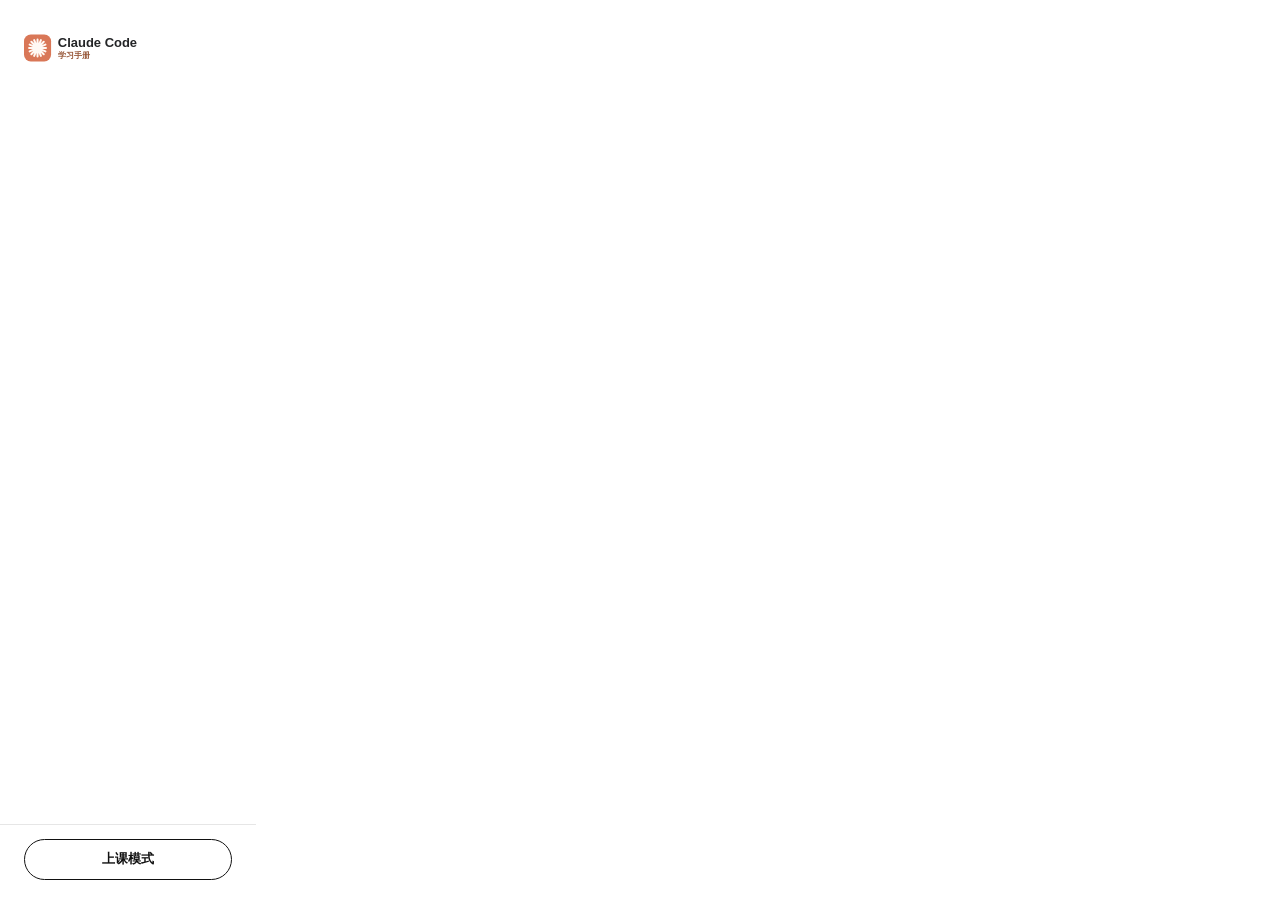
<file: index.html>
<!DOCTYPE html>
<html lang="zh-CN">
<head>
<meta charset="UTF-8">
<meta http-equiv="refresh" content="0; url=web/">
<title>Claude Code 学习手册 · Agent Harness 课程</title>
</head>
<body><a href="web/">打开课程网页</a></body>
</html>
</file>
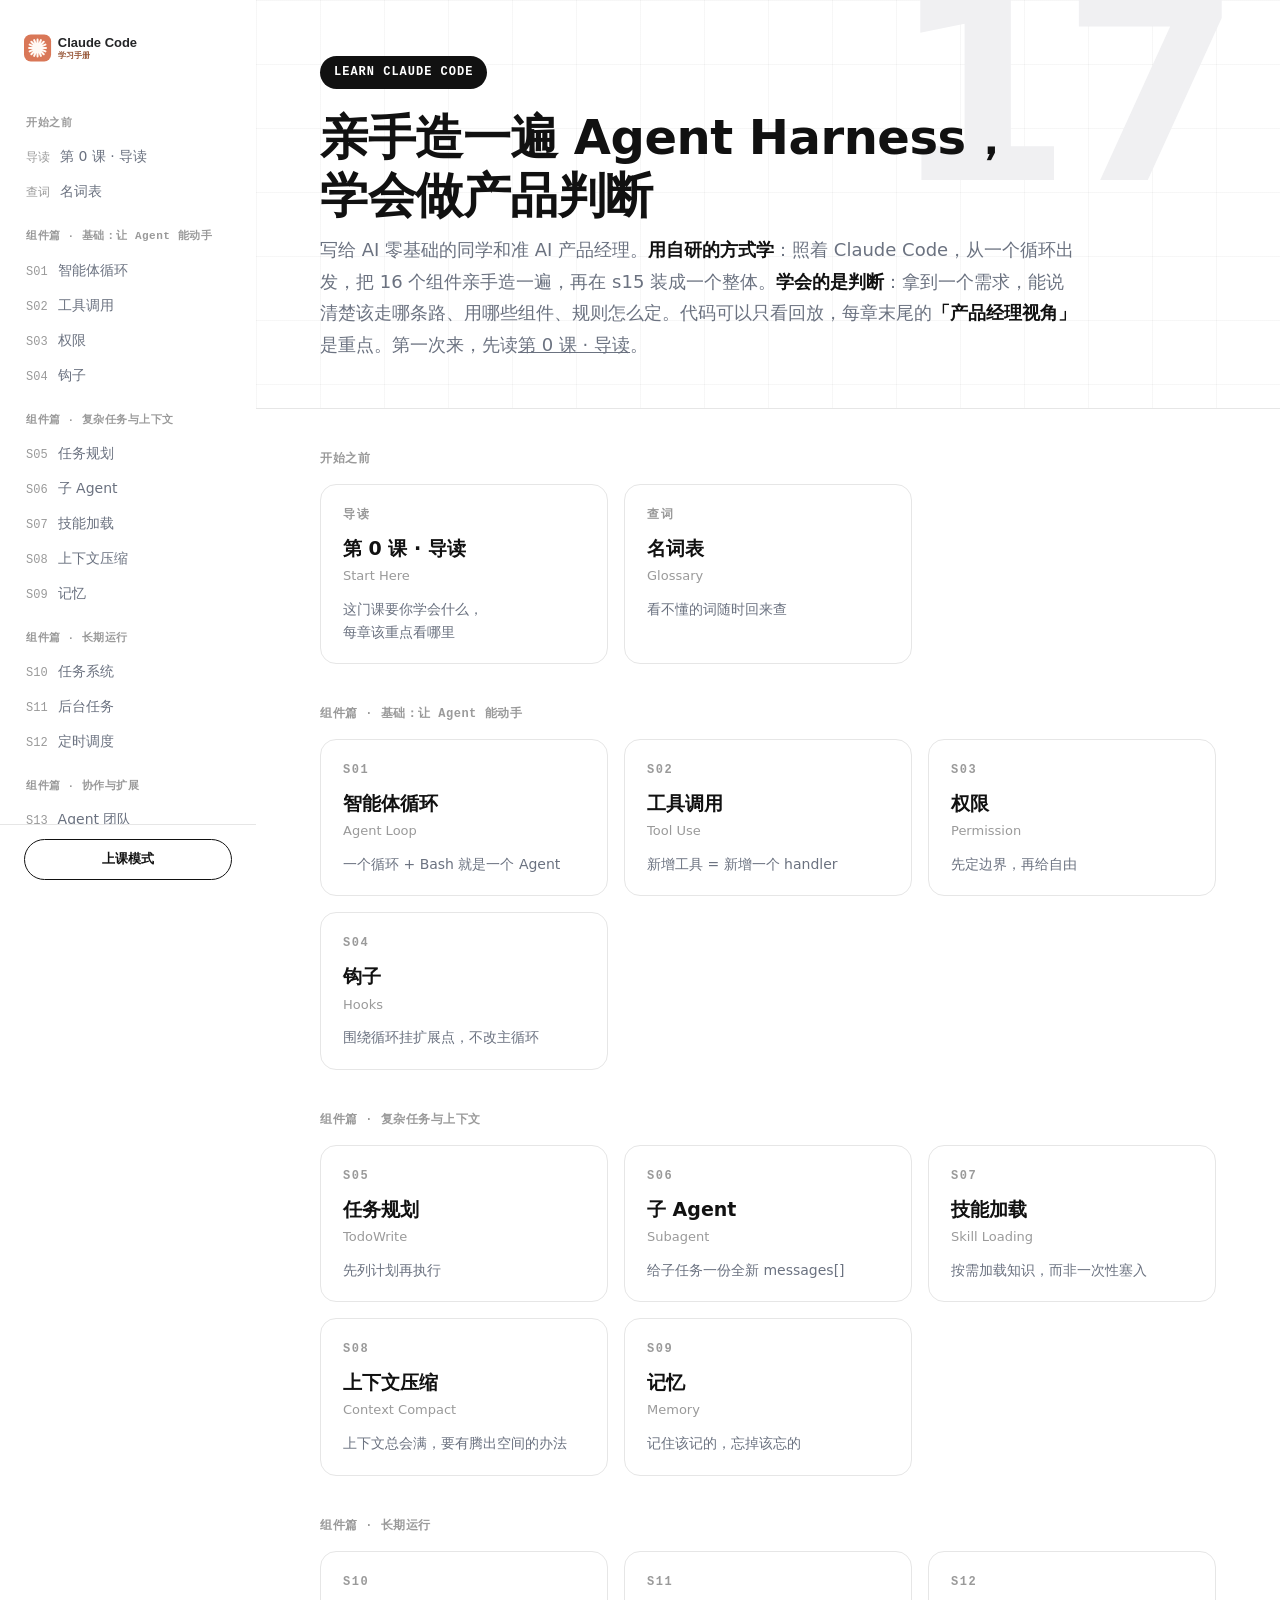
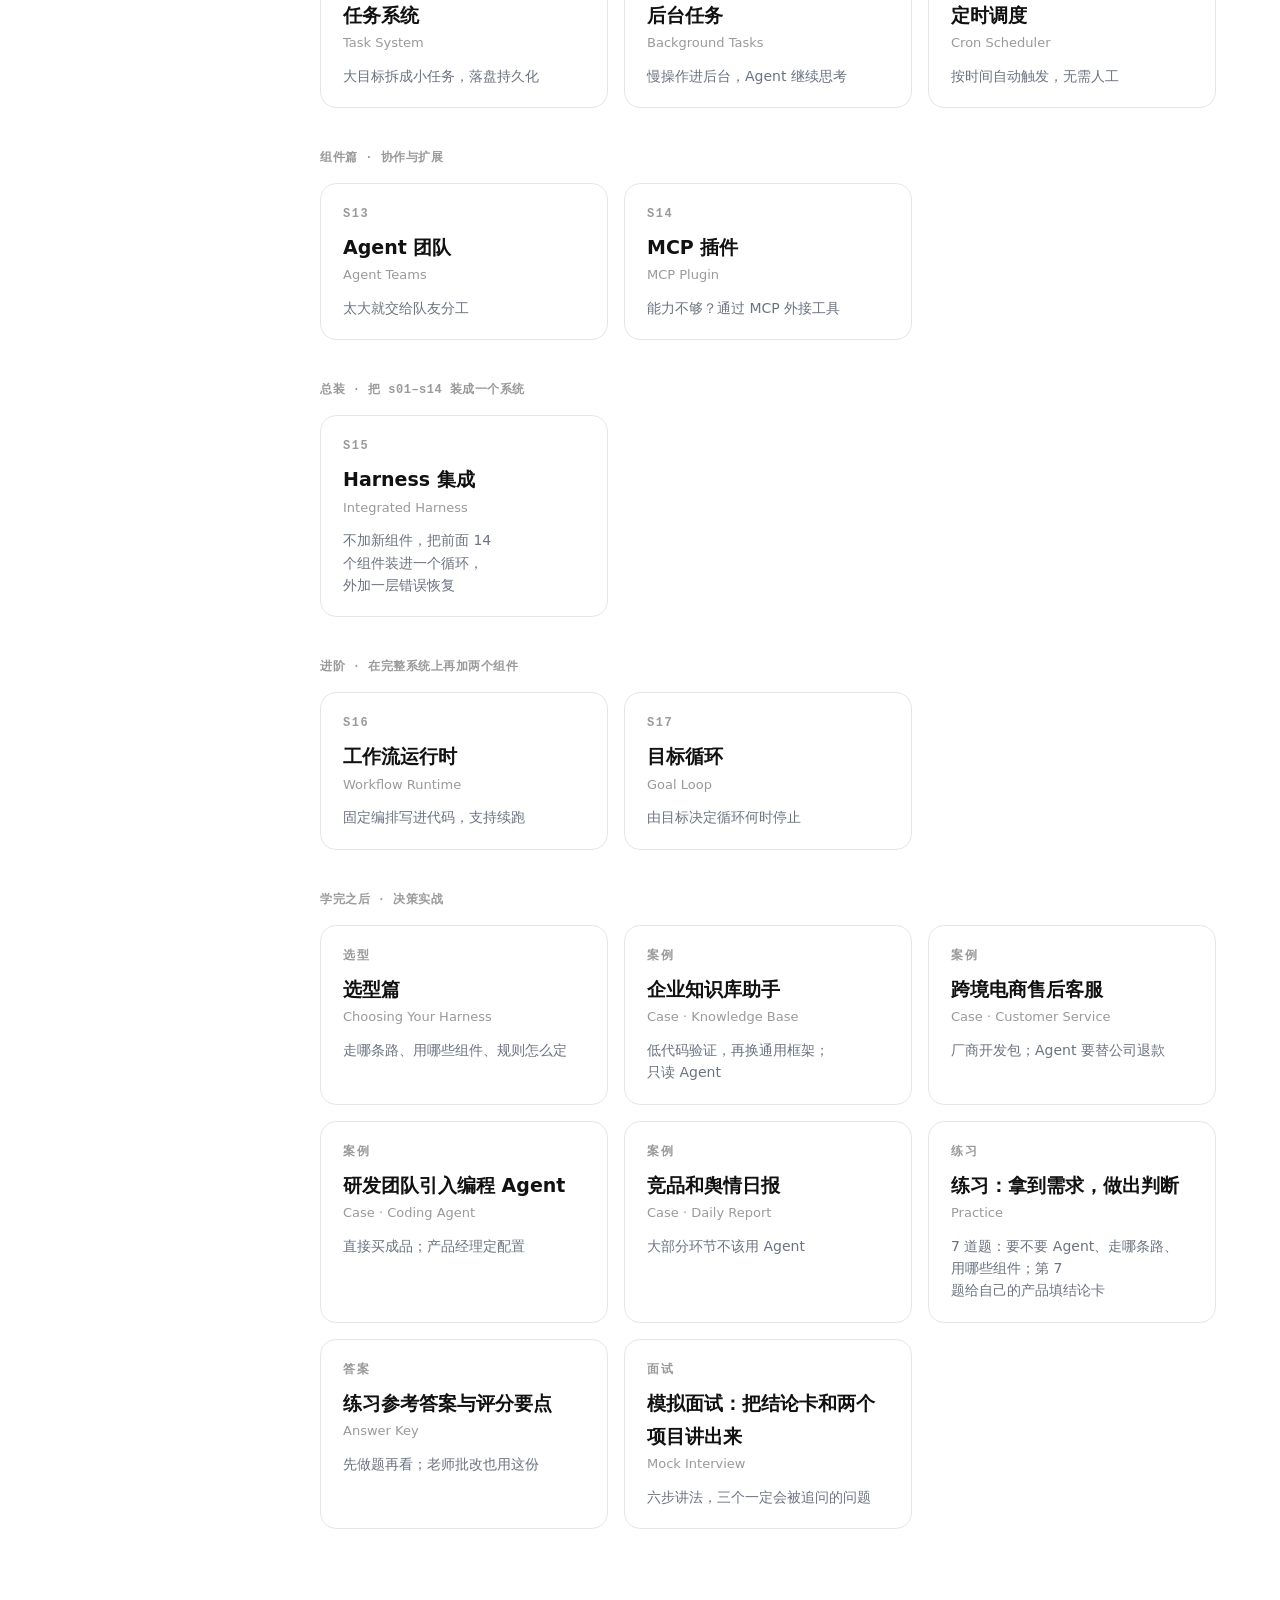
<file: web/index.html>
<!DOCTYPE html>
<html lang="zh-CN">
<head>
<meta charset="UTF-8">
<meta name="viewport" content="width=device-width, initial-scale=1.0">
<title>Claude Code 学习手册 · Agent Harness 课程</title>
<link rel="icon" href="assets/logo.svg">
<link rel="stylesheet" href="vendor/github.min.css">
<link rel="stylesheet" href="style.css">
</head>
<body>
<header class="topbar">
  <button class="menu-btn" id="menuBtn" aria-label="打开目录">☰</button>
  <a class="topbar-title" href="#/">Agent Harness 课程</a>
  <button class="teach-toggle" data-teach type="button" aria-pressed="false">上课模式</button>
</header>

<aside class="sidebar" id="sidebar">
  <a class="brand" href="#/" aria-label="课程首页"><img src="assets/logo.svg" alt="课程 Logo"></a>
  <nav class="toc" id="toc" aria-label="课程目录"></nav>
  <div class="sidebar-foot"><button class="teach-toggle" data-teach type="button" aria-pressed="false">上课模式</button></div>
</aside>
<div class="scrim" id="scrim"></div>

<main class="main" id="main" tabindex="-1"></main>

<!-- 上课模式的底部翻页条；开关在侧栏底部和顶栏右侧 -->
<nav class="slidebar" id="slidebar" aria-label="上课翻页" hidden></nav>

<script src="vendor/marked.min.js"></script>
<script src="vendor/highlight.min.js"></script>
<script src="vendor/diff.min.js"></script>
<script src="lessons.js"></script>
<script src="trace-view.js"></script>
<script src="chat.js"></script>
<script src="story.js"></script>
<script src="viz.js"></script>
<script src="live.js"></script>
<script src="app.js"></script>
</body>
</html>
</file>
<file: web/style.css>
/* 课程阅读页：白底、黑灰文字，与项目封面一致的暖橙色强调。 */
:root {
  --bg: #ffffff;
  --bg-soft: #f7f7f8;
  --border: #e6e6e6;
  --grid: rgba(17, 17, 17, 0.035);
  --text: #111111;
  --text-secondary: #6b7280;
  --text-meta: #9a9a9a;
  --text-faint: #f0f0f2;
  --accent: #d97757;
  --accent-soft: #fff1e7;
  --accent-ink: #975637;
  --warn: #d93025;
  --warn-soft: #fdecea;
  --radius: 16px;
  --sidebar-w: 256px;
  --font: Inter, "PingFang SC", "Microsoft YaHei", system-ui, -apple-system, sans-serif;
  --mono: "JetBrains Mono", ui-monospace, "SF Mono", Menlo, Consolas, monospace;
}

* { box-sizing: border-box; margin: 0; padding: 0; }
[hidden] { display: none !important; }
html { scroll-behavior: smooth; }
body {
  background: var(--bg);
  color: var(--text);
  font-family: var(--font);
  font-size: 16px;
  line-height: 1.75;
  -webkit-font-smoothing: antialiased;
}
a { color: inherit; }
button { font: inherit; color: inherit; }

/* ===== 侧栏 ===== */
.sidebar {
  position: fixed; left: 0; top: 0; bottom: 0;
  width: var(--sidebar-w);
  background: var(--bg);
  display: flex; flex-direction: column;
  z-index: 20;
}
.brand { height: 96px; display: flex; align-items: center; padding: 0 24px; flex-shrink: 0; }
.brand img { height: 36px; width: auto; display: block; }
.toc { flex: 1; overflow-y: auto; padding: 0 12px 32px; scrollbar-width: thin; }
.toc-stage {
  font-family: var(--mono);
  font-size: 11px; font-weight: 600;
  letter-spacing: .5px;
  color: var(--text-meta);
  padding: 18px 14px 6px;
}
.toc-item {
  display: flex; gap: 10px; align-items: baseline;
  width: 100%;
  padding: 7px 14px;
  border-radius: 8px;
  text-decoration: none;
  font-size: 14px; line-height: 1.5;
  color: var(--text-secondary);
  transition: background .15s, color .15s;
}
.toc-item .num { font-family: var(--mono); font-size: 12px; color: var(--text-meta); white-space: nowrap; flex-shrink: 0; }
.toc-item:hover { background: var(--bg-soft); color: var(--text); }
.toc-item.active { background: var(--text); color: #fff; }
.toc-item.active .num { color: var(--accent); }
.toc-sub { margin: 4px 0 8px 22px; border-left: 1px solid var(--border); }
.toc-sub a {
  display: block;
  padding: 4px 10px 4px 14px;
  margin-left: -1px;
  border-left: 2px solid transparent;
  font-size: 13px; line-height: 1.5;
  color: var(--text-secondary);
  text-decoration: none;
}
.toc-sub a:hover { color: var(--text); }
.toc-sub a.active { color: var(--text); border-left-color: var(--accent); font-weight: 600; }

/* ===== 主区 ===== */
.main { margin-left: var(--sidebar-w); min-height: 100vh; outline: none; }

.hero {
  position: relative;
  overflow: hidden;
  padding: 56px 64px 0;
  background-image:
    linear-gradient(to right, var(--grid) 1px, transparent 1px),
    linear-gradient(to bottom, var(--grid) 1px, transparent 1px);
  background-size: 64px 64px;
  border-bottom: 1px solid var(--border);
}
.hero-watermark {
  position: absolute; right: 48px; top: -40px;
  font-size: 260px; font-weight: 700; line-height: 1;
  letter-spacing: -0.04em;
  color: var(--text-faint);
  user-select: none; pointer-events: none;
}
.hero > *:not(.hero-watermark) { position: relative; }
.pill {
  display: inline-block;
  font-family: var(--mono);
  font-size: 12px; font-weight: 600; letter-spacing: 1px;
  color: #fff; background: var(--text);
  padding: 6px 14px; border-radius: 999px;
}
.hero h1 { font-size: 40px; line-height: 1.2; letter-spacing: -0.01em; margin: 20px 0 10px; max-width: 900px; text-wrap: balance; word-break: keep-all; overflow-wrap: anywhere; }
.hero .en { font-size: 16px; color: var(--text-secondary); }
.hero .en b { color: var(--text); }

.tabs { display: flex; gap: 4px; margin-top: 32px; }
.tab {
  border: 0; background: transparent; cursor: pointer;
  padding: 10px 18px 12px;
  font-size: 15px; font-weight: 600;
  color: var(--text-secondary);
  border-bottom: 3px solid transparent;
  text-decoration: none;
}
.tab:hover { color: var(--text); }
.tab.active { color: var(--text); border-bottom-color: var(--accent); }
.tab small { font-weight: 400; color: var(--text-meta); margin-left: 4px; }

.panel { padding: 40px 64px 96px; }
.loading, .error { color: var(--text-secondary); padding: 40px 0; }
.error { color: var(--warn); }

/* ===== 讲解（README） ===== */
.prose { max-width: 860px; }
.prose h2 {
  font-size: 26px; line-height: 1.3;
  margin: 56px 0 16px;
  scroll-margin-top: 24px;
}
.prose h2:first-child { margin-top: 0; }
.prose h3 { font-size: 19px; margin: 32px 0 10px; scroll-margin-top: 24px; }
.prose h4 { font-size: 16px; margin: 24px 0 8px; }
.prose p { margin: 12px 0; color: #2b2b2b; text-wrap: pretty; }
.prose strong { color: var(--text); }
.prose ul, .prose ol { margin: 12px 0 12px 24px; }
.prose li { margin: 4px 0; text-wrap: pretty; }
.prose h2, .prose h3, .prose h4 { text-wrap: balance; }
.prose p code, .prose li code, .prose td code { overflow-wrap: anywhere; }
.prose p a, .prose li a { overflow-wrap: anywhere; }
.prose a { color: var(--text); text-decoration-color: var(--accent); text-decoration-thickness: 2px; text-underline-offset: 3px; }
.prose hr { border: 0; height: 1px; background: var(--border); margin: 40px 0; }
.prose blockquote {
  margin: 20px 0; padding: 4px 0 4px 20px;
  border-left: 3px solid var(--accent);
  color: var(--text-secondary);
}
.prose blockquote p { color: var(--text-secondary); margin: 6px 0; }
.prose code {
  font-family: var(--mono); font-size: .88em;
  background: var(--bg-soft); padding: 2px 6px; border-radius: 6px;
}
.prose pre {
  margin: 16px 0;
  background: var(--bg-soft);
  border-radius: 12px;
  padding: 16px 20px;
  overflow-x: auto;
  font-size: 13.5px; line-height: 1.65;
}
.prose pre code { background: none; padding: 0; font-size: inherit; }
.prose img {
  display: block; max-width: 100%; height: auto;
  margin: 24px 0;
  border-radius: 10px;
  border: 1px solid var(--border);
}
/* 表格：外框负责横向滑动，表格本身占满正文宽度；滑不到头的一侧显示阴影 */
.table-box { position: relative; margin: 20px 0; }
.table-wrap { overflow-x: auto; -webkit-overflow-scrolling: touch; scrollbar-width: thin; }
.table-box::before, .table-box::after {
  content: ""; position: absolute; top: 0; bottom: 0; width: 18px;
  pointer-events: none; opacity: 0; transition: opacity .15s; z-index: 1;
}
.table-box::before { left: 0; background: linear-gradient(to right, rgba(0,0,0,.10), transparent); }
.table-box::after { right: 0; background: linear-gradient(to left, rgba(0,0,0,.10), transparent); }
.table-box.more-left::before, .table-box.more-right::after { opacity: 1; }
.prose table { border-collapse: collapse; margin: 0; font-size: 14.5px; width: 100%; }
.prose table.aligned { table-layout: fixed; } /* 同一页表头相同的表，列宽统一 */
.prose th, .prose td {
  border-bottom: 1px solid var(--border); padding: 10px 14px;
  text-align: left; vertical-align: top;
  overflow-wrap: anywhere; text-wrap: pretty;
}
/* 第一列都是短标签时不折行；4 列以上的表每列留出最小宽度，放不下就横向滑动 */
.prose table.key-first td:first-child { white-space: nowrap; }
.prose table[data-cols="4"] :is(th, td), .prose table[data-cols="many"] :is(th, td) { min-width: 7.5em; }
.prose table[data-cols="4"] :is(th, td):first-child, .prose table[data-cols="many"] :is(th, td):first-child { min-width: 5em; }
.prose th { font-weight: 600; background: var(--bg-soft); white-space: nowrap; }

.pager { display: flex; justify-content: space-between; gap: 16px; margin-top: 64px; max-width: 860px; }
.pager a {
  flex: 1; text-decoration: none;
  border: 1px solid var(--border); border-radius: var(--radius);
  padding: 16px 20px;
  transition: border-color .15s;
}
.pager a:hover { border-color: var(--text); }
.pager .dir { font-size: 12px; color: var(--text-meta); font-family: var(--mono); letter-spacing: 1px; }
.pager .t { font-weight: 600; margin-top: 2px; }
.pager .next { text-align: right; }


/* 每章末尾的「产品经理视角」：浅绿底色的独立块 */
.pm-view {
  margin: 56px 0 0; padding: 28px 32px 20px;
  background: var(--accent-soft);
  border: 1px solid #c4f3d6; border-radius: var(--radius);
}
.pm-view h2 { margin-top: 0; display: flex; align-items: center; gap: 10px; }
.pm-view h2::before {
  content: "PM"; font: 700 12px/1 var(--mono); letter-spacing: 1px;
  color: #fff; background: var(--text); padding: 5px 8px; border-radius: 6px;
}
.pm-view h3 { font-size: 17px; margin-top: 26px; }
.pm-view td { background: #fff; }
.pm-view td:first-child { font-weight: 600; }
.pm-view blockquote { border-left-color: var(--text); }
.pm-view blockquote p { color: var(--text); font-size: 16.5px; }
/* 每章开头的「本章要学会的判断」：和章末同色系，带「目标」标记 */
.pm-brief {
  margin: 0; padding: 22px 32px 10px;
  background: var(--accent-soft);
  border: 1px solid #c4f3d6; border-radius: var(--radius);
}
.pm-brief h2 { margin-top: 0; font-size: 20px; display: flex; align-items: center; gap: 10px; }
.pm-brief h2::before {
  content: "目标"; font: 700 12px/1 var(--mono); letter-spacing: 1px;
  color: #fff; background: var(--text); padding: 5px 8px; border-radius: 6px;
}
.pm-brief blockquote { border-left-color: var(--text); }
@media (max-width: 640px) {
  .pm-view { padding: 20px 16px 12px; margin-left: -4px; margin-right: -4px; }
  .pm-brief { padding: 18px 16px 6px; margin-left: -4px; margin-right: -4px; }
}

/* ===== 代码对比 ===== */
.code-toolbar {
  display: flex; flex-wrap: wrap; align-items: center; gap: 12px 24px;
  margin-bottom: 16px;
  font-size: 14px; color: var(--text-secondary);
}
.code-toolbar label { display: inline-flex; align-items: center; gap: 8px; min-width: 0; max-width: 100%; }
/* 去掉各平台不一致的原生箭头，换成自绘的 chevron：固定在右侧 12px、垂直居中 */
.code-toolbar select {
  appearance: none; -webkit-appearance: none;
  height: 38px; min-width: 0; max-width: 100%;
  padding: 0 36px 0 12px;
  font: inherit; line-height: 36px; color: var(--text);
  border: 1px solid var(--border); border-radius: 10px; cursor: pointer;
  text-overflow: ellipsis; white-space: nowrap; overflow: hidden;
  background: #fff url("data:image/svg+xml,%3Csvg xmlns='http://www.w3.org/2000/svg' width='12' height='12' viewBox='0 0 12 12'%3E%3Cpath d='M2.5 4.5 6 8l3.5-3.5' fill='none' stroke='%23111' stroke-width='1.6' stroke-linecap='round' stroke-linejoin='round'/%3E%3C/svg%3E") no-repeat right 12px center / 12px 12px;
  transition: border-color .2s;
}
.code-toolbar select:hover { border-color: var(--text); }
.code-toolbar select:focus-visible { outline: 2px solid var(--accent); outline-offset: 2px; }
.code-toolbar select:disabled {
  cursor: not-allowed; color: var(--text-meta); border-color: var(--border);
  background-color: var(--bg-soft);
  background-image: url("data:image/svg+xml,%3Csvg xmlns='http://www.w3.org/2000/svg' width='12' height='12' viewBox='0 0 12 12'%3E%3Cpath d='M2.5 4.5 6 8l3.5-3.5' fill='none' stroke='%23bbb' stroke-width='1.6' stroke-linecap='round' stroke-linejoin='round'/%3E%3C/svg%3E");
}
.seg { display: inline-flex; align-items: center; height: 38px; border: 1px solid var(--border); border-radius: 999px; padding: 3px; }
@media (max-width: 640px) {
  .code-toolbar label { flex: 1 1 100%; }
  .code-toolbar select { flex: 1; }
}
.seg button { border: 0; background: transparent; padding: 4px 14px; border-radius: 999px; cursor: pointer; font-size: 13px; color: var(--text-secondary); }
.seg button.on { background: var(--text); color: #fff; }
.stat-add { color: var(--accent-ink); font-weight: 600; font-family: var(--mono); }
.stat-del { color: var(--warn); font-weight: 600; font-family: var(--mono); }
.code-note { font-size: 14px; color: var(--text-secondary); margin-bottom: 16px; max-width: 860px; }
.legend { display: inline-flex; align-items: center; gap: 6px; }
.legend i { width: 12px; height: 12px; border-radius: 3px; display: inline-block; }
.legend .a { background: var(--accent-soft); border-left: 3px solid var(--accent); }
.legend .d { background: var(--warn-soft); border-left: 3px solid var(--warn); }

.code-view {
  border: 1px solid var(--border);
  border-radius: 12px;
  overflow: auto;
  font-family: var(--mono);
  font-size: 13px; line-height: 1.6;
  background: #fff;
}
.code-view table { border-collapse: collapse; width: 100%; }
.code-view td { padding: 0 12px; vertical-align: top; white-space: pre; }
.code-view td.ln {
  width: 1%; text-align: right;
  color: var(--text-meta); user-select: none;
  padding-left: 16px; padding-right: 8px;
  border-right: 1px solid var(--border);
}
.code-view td.mk { width: 1%; padding: 0 0 0 8px; user-select: none; color: var(--text-meta); }
.code-view tr.add { background: var(--accent-soft); }
.code-view tr.add td.ln { box-shadow: inset 3px 0 0 var(--accent); color: var(--accent-ink); }
.code-view tr.add td.mk { color: var(--accent-ink); }
.code-view tr.del { background: var(--warn-soft); }
.code-view tr.del td.ln { box-shadow: inset 3px 0 0 var(--warn); }
.code-view tr.del td.mk { color: var(--warn); }
.code-view tr.del td.src { opacity: .65; }
.code-view tr.fold td {
  background: var(--bg-soft); color: var(--text-secondary);
  font-family: var(--font); font-size: 12.5px;
  padding: 6px 16px; cursor: pointer; white-space: normal;
}
.code-view tr.fold:hover td { color: var(--text); }
.code-view tr:first-child td { padding-top: 10px; }
.code-view tr:last-child td { padding-bottom: 10px; }

/* ===== 运行记录（「运行」页） ===== */
.rp-grid { display: grid; grid-template-columns: minmax(0, 1fr) minmax(280px, 400px); gap: 20px; align-items: start; }
.rp-step, .rp-ctx { border: 1px solid var(--border); border-radius: var(--radius); padding: 20px 22px; background: #fff; min-width: 0; }
.rp-step { min-height: 360px; }
.rp-step.llm { border-color: var(--accent); box-shadow: inset 4px 0 0 var(--accent); }
.rp-step.approval { border-color: var(--warn); box-shadow: inset 4px 0 0 var(--warn); }
.card-k, .ctx-k { font-family: var(--mono); font-size: 12px; font-weight: 600; letter-spacing: .5px; color: var(--text-meta); margin-bottom: 12px; }
.ctx-k small { font-weight: 400; margin-left: 6px; }
.rp-user { font-size: 20px; line-height: 1.6; font-weight: 600; padding: 8px 0 8px 16px; border-left: 3px solid var(--text); }
.rp-answer { display: inline-block; margin-top: 12px; padding: 6px 14px; border-radius: 999px; font-weight: 600; }
.rp-answer.no { background: var(--warn-soft); color: var(--warn); }
.rp-answer.yes { background: var(--accent-soft); color: var(--accent-ink); }
.rp-step code, .rp-req code { font-family: var(--mono); font-size: .9em; background: var(--bg-soft); padding: 1px 6px; border-radius: 5px; }
.rp-term {
  background: #111; color: #e5e5e5; border-radius: 10px;
  padding: 14px 16px; font-family: var(--mono); font-size: 12.5px; line-height: 1.6;
  white-space: pre-wrap; word-break: break-word; max-height: 460px; overflow: auto;
}
.rp-req { display: flex; flex-wrap: wrap; gap: 6px 18px; font-size: 13.5px; color: var(--text-secondary); padding-bottom: 12px; border-bottom: 1px solid var(--border); }
.rp-req b { color: var(--text); }
.rp-tools summary { cursor: pointer; }
.rp-tools code { display: block; margin-top: 6px; white-space: normal; line-height: 1.8; }
.rp-warn { margin-top: 12px; padding: 10px 14px; border-radius: 10px; background: var(--warn-soft); color: #8a1c14; font-size: 14px; }
.rp-resp-k { font-size: 13px; font-weight: 600; margin: 16px 0 8px; }
.rp-text { white-space: pre-wrap; line-height: 1.7; margin-bottom: 10px; }
.rp-tool { border: 1px solid var(--border); border-radius: 10px; margin: 10px 0; overflow: hidden; }
.rp-tool .nm { background: var(--bg-soft); padding: 8px 12px; font-weight: 600; font-size: 14px; }
.rp-tool pre, .rp-think pre { margin: 0; padding: 10px 12px; font-family: var(--mono); font-size: 12.5px; white-space: pre-wrap; word-break: break-word; max-height: 280px; overflow: auto; }
.rp-think summary { cursor: pointer; color: var(--text-secondary); font-size: 13px; }
.rp-stop { margin-top: 14px; font-size: 14px; color: var(--text-secondary); }
.badge { display: inline-block; font-family: var(--mono); font-size: 12px; font-weight: 600; padding: 2px 10px; border-radius: 999px; margin-right: 6px; }
.badge.go { background: var(--text); color: #fff; }
.badge.end { background: var(--accent-soft); color: var(--accent-ink); }
.rp-usage { margin-top: 10px; font-size: 12.5px; color: var(--text-meta); font-family: var(--mono); }

.rp-ctx { position: sticky; top: 16px; max-height: calc(100vh - 32px); display: flex; flex-direction: column; }
.ctx-tip { font-size: 12.5px; color: var(--text-meta); margin: -6px 0 10px; }
.ctx-list { overflow: auto; display: flex; flex-direction: column; gap: 6px; }
.msg { border: 1px solid var(--border); border-radius: 10px; font-size: 13px; background: #fff; }
.msg summary { display: flex; gap: 8px; align-items: baseline; padding: 7px 10px; cursor: pointer; list-style: none; min-width: 0; }
.msg summary::-webkit-details-marker { display: none; }
.msg .idx { font-family: var(--mono); font-size: 11px; color: var(--text-meta); width: 18px; flex-shrink: 0; }
.msg .role { font-weight: 600; flex-shrink: 0; }
.msg .pv { color: var(--text-secondary); overflow: hidden; text-overflow: ellipsis; white-space: nowrap; min-width: 0; }
.msg.assistant { background: var(--bg-soft); }
.msg.new { border-color: var(--accent); background: var(--accent-soft); }
.msg pre { margin: 0; padding: 8px 10px 10px; border-top: 1px solid var(--border); font-family: var(--mono); font-size: 12px; white-space: pre-wrap; word-break: break-word; max-height: 320px; overflow: auto; }

@media (max-width: 960px) {
  .rp-grid { grid-template-columns: 1fr; }
  .rp-ctx { position: static; max-height: none; }
  .rp-step { min-height: 0; padding: 16px; }
}

/* ===== 回放 · 机制动画 ===== */
/* 图形样式参考 React Flow（xyflow，MIT）：黑色细边框节点、灰色细连线、实心箭头；
   当前步骤的连线变成流动虚线并有圆点沿线移动。配色沿用课件的黑白绿。 */
.vz { border: 1px solid #e5e7eb; border-radius: 16px; overflow: hidden; background: #fff; box-shadow: 0 1px 2px rgba(15, 23, 42, .04), 0 12px 32px rgba(15, 23, 42, .05); }
.vz-head { display: flex; align-items: center; gap: 10px; padding: 11px 18px; background: #111; color: #fff; border-bottom: 3px solid var(--accent); }
.vz-id { font-family: var(--mono); font-size: 12px; font-weight: 700; color: #111; background: var(--accent); padding: 1px 8px; border-radius: 6px; }
.vz-name { font-size: 15px; font-weight: 700; }
.vz-n { margin-left: auto; font-family: var(--mono); font-size: 12.5px; color: #a3a3a3; }
.vz-stage { background: #fff radial-gradient(#c4c4cc 0.9px, transparent 1.1px) 0 0 / 20px 20px; padding: 6px 10px; overflow-x: auto; border-bottom: 1px solid #eef0f3; }
.vz-svg { display: block; width: 100%; min-width: 600px; height: auto; font-family: var(--font); }

/* 按步切换：出现时淡入并轻轻上浮，被点到的元素变绿，其余变淡 */
.vz-svg [data-s], .vz-svg [data-hi], .vz-svg [data-xy], .vz-svg [data-sx] { transition: opacity .45s ease, transform .7s cubic-bezier(.4, 0, .2, 1); }
.vz-svg .off { opacity: 0 !important; pointer-events: none; }
.vz-svg.vz-init, .vz-svg.vz-init * { transition: none !important; }
.vz-svg .off:not([data-xy]):not([data-sx]) { transform: translateY(6px); }
.vz-svg.spot .vz-node:not(.hi):not(.keep), .vz-svg.spot .vz-row:not(.hi), .vz-svg.spot .vz-edge:not(.hi) { opacity: .45; }
.vz-svg text { paint-order: stroke; stroke-linejoin: round; }

.vz-node rect, .vz-node path { fill: #fff; stroke: #1a192b; stroke-width: 1; transition: fill .25s, stroke-width .2s; }
.vz-node.hi rect, .vz-node.hi path { fill: #ecfdf3; stroke: #111; stroke-width: 2; }
.vz-t { font-size: 14.5px; font-weight: 600; fill: #111; text-anchor: middle; }
.vz-sub { font-size: 11.5px; fill: #777; text-anchor: middle; }
.vz-node.hook rect { fill: #fffbeb; stroke-dasharray: 4 3; }
.vz-node.hook.hi rect { fill: #fef3c7; stroke-dasharray: none; }
.vz-node.end.hi rect { fill: #111; }
.vz-node.end.hi .vz-t { fill: #fff; }
.vz-node.end.hi .vz-sub { fill: #bbb; }

.vz-edge path { fill: none; }
.vz-edge .base { stroke: #b1b1b7; stroke-width: 1.5; marker-end: url(#vzArr); }
.vz-edge.hi .base { stroke: #111; stroke-dasharray: 5; marker-end: url(#vzArrOn); animation: vzDash .5s linear infinite; }
.vz-edge .dot { fill: #00c853; stroke: #fff; stroke-width: 1.5; opacity: 0; }
.vz-edge.hi .dot { opacity: 1; }
.vz-edge text { font-size: 12px; fill: #777; stroke: #fff; stroke-width: 4px; }
.vz-edge.hi text { fill: #111; font-weight: 700; }
@keyframes vzDash { from { stroke-dashoffset: 10; } }

.vz-panel rect { fill: #f4f4f5; fill-opacity: .85; stroke: #d4d4d8; stroke-width: 1; }
.vz-panel.hi rect { fill: #f0fdf4; fill-opacity: 1; stroke: #111; stroke-width: 1.5; }
.vz-ptitle { font-size: 12px; font-weight: 700; fill: #555; letter-spacing: .02em; }
.vz-gone rect { fill: #fafafa; stroke: #b1b1b7; stroke-dasharray: 6 4; }
.vz-gone text { font-size: 14px; fill: #94a3b8; }

.vz-chip .box { fill: #fff; stroke: #d4d4d8; stroke-width: 1; transition: fill .25s; }
.vz-chip.hi .box { fill: #ecfdf3; stroke: #111; stroke-width: 1.75; }
.vz-chip .pill { fill: #f1f5f9; }
.vz-role { font-size: 11.5px; font-weight: 700; fill: #475569; text-anchor: middle; }
.vz-ct { font-size: 13.5px; fill: #111; }
.r-user .pill { fill: #0f172a; } .r-user .vz-role { fill: #fff; }
.r-assistant .pill { fill: #dcfce7; } .r-assistant .vz-role { fill: #047a35; }
.r-fold .box { fill: #f8fafc; stroke-dasharray: 4 3; } .r-fold .pill { fill: #e2e8f0; } .r-fold .vz-ct, .r-fold .vz-role { fill: #94a3b8; }
.r-sum .pill { fill: #ede9fe; } .r-sum .vz-role { fill: #5b21b6; }
.r-note .pill { fill: #fef3c7; } .r-note .vz-role { fill: #92400e; }
.r-task .pill, .r-ask .pill { fill: #dbeafe; } .r-task .vz-role, .r-ask .vz-role { fill: #1e40af; }

.vz-badge rect { fill: #fff; stroke: #d4d4d8; }
.vz-badge:not(.b-plain) rect { stroke: none; }
.vz-badge text { font-size: 12px; font-weight: 700; text-anchor: middle; fill: #475569; }
.vz-badge.b-ok rect { fill: #dcfce7; } .vz-badge.b-ok text { fill: #047a35; }
.vz-badge.b-warn rect { fill: #fee2e2; } .vz-badge.b-warn text { fill: #b91c1c; }
.vz-badge.b-wait rect { fill: #fef3c7; } .vz-badge.b-wait text { fill: #92400e; }
.vz-badge.b-round rect { fill: #0f172a; } .vz-badge.b-round text { fill: #fff; }

.vz-row rect { fill: #fff; stroke: #d4d4d8; stroke-width: 1; transition: fill .25s; }
.vz-row.hi rect { fill: #ecfdf3; stroke: #111; stroke-width: 1.75; }
.vz-rk { font-family: var(--mono); font-size: 12.5px; font-weight: 700; fill: #111; }
.vz-rv { font-size: 12px; fill: #777; }
.vz-row.hi .vz-rv { fill: #047a35; font-weight: 700; }
.vz-tct { font-size: 14.5px; font-weight: 600; fill: #111; }

.vz-todo rect { fill: #fff; stroke: #d4d4d8; stroke-width: 1; }
.vz-todo .vz-tt { font-size: 14px; fill: #111; }
.vz-todo .vz-tst { font-size: 12px; font-weight: 600; fill: #94a3b8; }
.vz-todo.t-d rect { fill: #ecfdf3; stroke: #111; stroke-width: 1.75; }
.vz-todo.t-d .vz-tt { font-weight: 700; } .vz-todo.t-d .vz-tst { fill: #047a35; }
.vz-todo.t-c .vz-tt { fill: #94a3b8; text-decoration: line-through; }
.ic-p { fill: none; stroke: #cbd5e1; stroke-width: 2; }
.ic-d { fill: #fff; stroke: #00c853; stroke-width: 2; } .ic-dd { fill: #00c853; }
.ic-c { fill: #00c853; } .ic-ck { fill: none; stroke: #fff; stroke-width: 2.2; stroke-linecap: round; stroke-linejoin: round; }

.vz-lbl { font-size: 13px; font-weight: 600; fill: #64748b; }
.vz-note { font-size: 12px; fill: #94a3b8; }
.vz-empty { font-size: 14px; fill: #94a3b8; }
.vz-axis { font-size: 12px; fill: #94a3b8; font-family: var(--mono); }
.vz-mono { font-family: var(--mono); font-size: 12px; fill: #475569; }
.vz-mono.hi { fill: #047a35; font-weight: 700; }
.vz-log { font-family: var(--mono); font-size: 11.5px; fill: #64748b; }
.vz-log.hi { fill: #92400e; font-weight: 700; }
.vz-big { font-size: 28px; font-weight: 800; fill: #0f172a; }
.vz-clock { font-size: 34px; font-weight: 800; fill: #0f172a; font-family: var(--mono); }
.vz-done { font-size: 12.5px; font-weight: 700; fill: #047a35; }
.vz-slot { fill: #fff; stroke: #e2e8f0; stroke-width: 2; }
.vz-slot.on { fill: #f59e0b; stroke: #d97706; }
.vz-meter { fill: #e2e8f0; }
.vz-limit { stroke: #dc2626; stroke-width: 2; stroke-dasharray: 4 3; }
.vz-lane rect { fill: #f4f4f5; fill-opacity: .85; stroke: #d4d4d8; stroke-width: 1; stroke-dasharray: 4 3; }
.vz-lane text { font-size: 12.5px; font-weight: 700; fill: #64748b; }
.vz-bar rect { fill: #ecfdf3; stroke: #111; stroke-width: 1; }
.vz-bar.k-bg rect { fill: #eff6ff; stroke: #111; }
.vz-bar.k-meter rect { fill: #00c853; stroke: none; }
.vz-bar.k-over rect { fill: #dc2626; stroke: none; }
.vz-bart { font-size: 12px; font-weight: 700; fill: #0f172a; }
.vz-token circle { fill: #111; stroke: #fff; stroke-width: 2.5; }
.vz-token .halo { fill: #111; fill-opacity: .12; stroke: none; animation: vzHalo 1.6s ease-out infinite; transform-box: fill-box; transform-origin: center; }
@keyframes vzHalo { from { transform: scale(.5); opacity: 1; } to { transform: scale(1.4); opacity: 0; } }

/* 下方：本步说明 + 一行控制（按钮在左，分段进度条在右） */
.vz-foot { padding: 12px 18px 14px; }
.vz-step { display: flex; gap: 12px; align-items: flex-start; min-height: 74px; }
.vz-num { flex: none; width: 28px; height: 28px; border-radius: 50%; background: #111; color: var(--accent); display: grid; place-items: center; font: 700 14px var(--mono); margin-top: 1px; }
.vz-st { font-size: 17px; font-weight: 700; color: #0f172a; line-height: 1.4; margin: 2px 0 2px; }
.vz-sd { font-size: 15px; line-height: 1.7; color: #334155; }
.vz-ctl { display: flex; align-items: center; gap: 8px; flex-wrap: wrap; margin-top: 10px; padding-top: 10px; border-top: 1px solid #f1f5f9; }
.vz-ctl > button { height: 36px; padding: 0 14px; border-radius: 10px; border: 1px solid #e2e8f0; background: #fff; color: #0f172a; font-size: 14px; cursor: pointer; transition: border-color .2s, background .2s; }
.vz-ctl > button:hover { border-color: #0f172a; }
.vz-ctl > button.icon { width: 36px; padding: 0; font-size: 16px; }
.vz-ctl > button.next { background: #111; border-color: #111; color: #fff; font-weight: 600; }
.vz-ctl > button.next:hover { background: #000; border-color: #000; }
.vz-ctl button:focus-visible { outline: 2px solid var(--accent); outline-offset: 2px; }
.vz-ctl > button.next:focus-visible { outline-color: #111; }
.vz-bars { flex: 1; min-width: 140px; display: flex; gap: 5px; margin-left: 8px; }
.vz-bars button { flex: 1; padding: 8px 0; border: 0; background: none; cursor: pointer; }
.vz-bars i { display: block; position: relative; height: 5px; border-radius: 3px; background: #e5e7eb; overflow: hidden; }
.vz-bars i::after { content: ""; position: absolute; inset: 0 auto 0 0; width: 0; background: #0f172a; }
.vz-bars button.past i::after { width: 100%; }
.vz-bars button.on i::after { width: 100%; background: #00c853; }
.vz.playing .vz-bars button.on i::after { width: 0; animation: vzFill 4.2s linear forwards; }
.vz-bars button:hover i { background: #d1d5db; }
@keyframes vzFill { to { width: 100%; } }
@media (max-width: 640px) {
  .vz-foot { padding: 12px 14px 14px; }
  .vz-bars { flex-basis: 100%; margin-left: 0; order: -1; }
  .vz-st { font-size: 16px; }
  .vz-sd { font-size: 14.5px; }
}
@media (prefers-reduced-motion: reduce) {
  .vz-svg [data-s], .vz-svg [data-xy], .vz-svg [data-sx] { transition: none; }
  .vz-edge.hi .base, .vz-token .halo { animation: none; }
  .vz-edge .dot { display: none; }
  .vz.playing .vz-bars button.on i::after { animation: none; width: 100%; }
}

/* ===== 实时运行 ===== */
.btn {
  border: 1px solid var(--border); background: #fff; border-radius: 999px;
  height: 36px; padding: 0 16px; cursor: pointer; font-size: 14px; font-weight: 600;
}
.btn:hover { border-color: var(--text); }
.btn:disabled { opacity: .4; cursor: not-allowed; }
.btn.primary { background: var(--text); border-color: var(--text); color: #fff; }
.btn.danger { color: var(--warn); }
.lv-intro { color: var(--text-secondary); font-size: 14px; max-width: 860px; }
.lv-intro code, .lv-key code { font-family: var(--mono); font-size: .9em; background: var(--bg-soft); padding: 1px 6px; border-radius: 5px; }
.lv-actions { display: flex; align-items: center; gap: 8px; flex-wrap: wrap; margin: 16px 0; }
.lv-state { margin-left: 8px; font-size: 13px; font-weight: 600; padding: 4px 12px; border-radius: 999px; }
.lv-state.off { background: var(--bg-soft); color: var(--text-secondary); }
.lv-state.run { background: var(--bg-soft); color: var(--text); }
.lv-state.run::before { content: ""; display: inline-block; width: 8px; height: 8px; border-radius: 50%; background: var(--accent); margin-right: 6px; animation: lvPulse 1s infinite; }
.lv-state.wait { background: var(--accent-soft); color: var(--accent-ink); }
.lv-state.ask { background: var(--warn-soft); color: var(--warn); }
@keyframes lvPulse { 50% { opacity: .3; } }
.lv-approval {
  display: flex; justify-content: space-between; align-items: center; gap: 16px; flex-wrap: wrap;
  border: 1px solid var(--warn); background: var(--warn-soft); border-radius: var(--radius);
  padding: 14px 18px; margin-bottom: 12px;
}
.lv-approval pre { font-family: var(--mono); font-size: 12.5px; white-space: pre-wrap; margin-top: 6px; }
.lv-yn { display: flex; gap: 8px; }
.lv-input { display: flex; gap: 8px; }
.lv-input input, .lv-key input {
  flex: 1; min-width: 0; height: 44px; padding: 0 16px; font: inherit;
  border: 1px solid var(--border); border-radius: 12px;
}
.lv-input input:focus, .lv-key input:focus { outline: 2px solid var(--accent); border-color: transparent; }
.lv-input .btn { height: 44px; }
.lv-tips { display: flex; flex-wrap: wrap; gap: 8px; align-items: center; margin: 12px 0 0; font-size: 13px; color: var(--text-secondary); }
.lv-tip { border: 1px dashed var(--border); background: var(--bg-soft); border-radius: 999px; padding: 4px 12px; cursor: pointer; font-size: 13px; text-align: left; }
.lv-tip:hover { border-color: var(--text); }
.lv-stream { display: flex; flex-direction: column; gap: 12px; min-width: 0; }
.lv-stream .rp-step { min-height: 0; }
.panel > .rp-grid { margin-top: 20px; }
.lv-key { max-width: 560px; }
.lv-key h3 { font-size: 20px; margin-bottom: 8px; }
.lv-key p { color: var(--text-secondary); margin: 10px 0; }
.lv-key form { display: flex; gap: 8px; margin: 16px 0 8px; }
.lv-key .btn { height: 44px; }

/* ===== 首页 ===== */
.home .hero { padding-bottom: 48px; }
.home .hero h1 { font-size: 48px; }
.home .lead { font-size: 18px; color: var(--text-secondary); max-width: 760px; margin-top: 8px; text-wrap: pretty; }
.home .lead strong { color: var(--text); }
.stage-block { margin-bottom: 40px; }
.stage-title { font-family: var(--mono); font-size: 12px; font-weight: 600; letter-spacing: .5px; color: var(--text-meta); margin-bottom: 14px; }
.cards { display: grid; grid-template-columns: repeat(auto-fill, minmax(240px, 1fr)); gap: 16px; }
.card {
  display: block; text-decoration: none;
  border: 1px solid var(--border); border-radius: var(--radius);
  padding: 20px 22px;
  transition: border-color .15s, transform .15s;
}
.card:hover { border-color: var(--text); transform: translateY(-2px); }
.card .num { font-family: var(--mono); font-size: 12px; font-weight: 600; letter-spacing: 1.5px; color: var(--text-meta); }
.card .zh { font-size: 19px; font-weight: 700; margin-top: 6px; }
.card .en { font-size: 13px; color: var(--text-meta); }
.card .tip { font-size: 14px; color: var(--text-secondary); margin-top: 10px; line-height: 1.6; text-wrap: pretty; word-break: keep-all; overflow-wrap: anywhere; }

/* ===== 顶栏（窄屏） ===== */
.topbar { display: none; }
.scrim { display: none; }

@media (max-width: 960px) {
  .topbar {
    display: flex; align-items: center; gap: 12px;
    position: sticky; top: 0; z-index: 15;
    height: 56px; padding: 0 16px;
    background: rgba(255,255,255,.94);
    border-bottom: 1px solid var(--border);
    backdrop-filter: blur(8px);
  }
  .menu-btn { border: 0; background: transparent; font-size: 22px; cursor: pointer; width: 36px; height: 36px; }
  .topbar-title { font-weight: 700; text-decoration: none; }
  .sidebar { transform: translateX(-100%); transition: transform .2s; }
  body.nav-open .sidebar { transform: none; box-shadow: 0 0 40px rgba(0,0,0,.12); }
  body.nav-open .scrim { display: block; position: fixed; inset: 0; background: rgba(0,0,0,.25); z-index: 19; }
  .main { margin-left: 0; }
  .hero { padding: 32px 16px 0; }
  .hero h1 { font-size: 28px; }
  .home .hero h1 { font-size: 32px; }
  .hero-watermark { font-size: 160px; right: 8px; top: -20px; }
  .panel { padding: 28px 16px 64px; }
  .prose h2 { font-size: 22px; }
  .tab { padding: 10px 12px 12px; font-size: 14px; }
  .tab small { display: none; }
}

@media (prefers-reduced-motion: reduce) {
  html { scroll-behavior: auto; }
  * { transition: none !important; }
}

/* ===== 上课模式：投屏用的大字号，一页讲一个小节 ===== */
.teach-toggle {
  border: 1px solid var(--text); background: #fff; border-radius: 999px;
  padding: 6px 16px; font-size: 13px; font-weight: 600; cursor: pointer;
  white-space: nowrap;
}
.teach-toggle:hover { background: var(--text); color: #fff; }
.sidebar-foot { flex-shrink: 0; padding: 14px 24px 20px; border-top: 1px solid var(--border); }
.sidebar-foot .teach-toggle { width: 100%; padding: 8px 16px; }
.topbar .teach-toggle { margin-left: auto; }
.slidebar {
  position: fixed; left: 0; right: 0; bottom: 0; z-index: 25;
  height: 68px; display: flex; align-items: center; justify-content: center; gap: 28px;
  background: rgba(255,255,255,.96); border-top: 1px solid var(--border);
  backdrop-filter: blur(8px);
}
.slidebar[hidden] { display: none; }
.slidebar button {
  border: 1px solid var(--border); background: #fff; border-radius: 10px;
  padding: 8px 20px; font-size: 16px; cursor: pointer;
}
.slidebar button:hover { border-color: var(--text); }
.slidebar .where { font-family: var(--mono); font-size: 14px; color: var(--text-secondary); min-width: 240px; text-align: center; }

body.teach { font-size: 21px; }
/* 侧栏收起，像窄屏一样用左上角按钮打开，正文占满屏幕 */
body.teach .topbar {
  display: flex; align-items: center; gap: 12px;
  position: sticky; top: 0; z-index: 15;
  height: 56px; padding: 0 16px;
  background: rgba(255,255,255,.94);
  border-bottom: 1px solid var(--border);
  backdrop-filter: blur(8px);
}
body.teach .menu-btn { border: 0; background: transparent; font-size: 22px; cursor: pointer; width: 36px; height: 36px; }
body.teach .topbar-title { font-weight: 700; text-decoration: none; }
/* 只在打开菜单时有动画，免得每次进页面都看到侧栏滑走 */
body.teach .sidebar { transform: translateX(-100%); transition: none; }
body.teach.nav-open .sidebar { transform: none; box-shadow: 0 0 40px rgba(0,0,0,.12); transition: transform .2s; }
body.teach.nav-open .scrim { display: block; position: fixed; inset: 0; background: rgba(0,0,0,.25); z-index: 19; }
body.teach .main { margin-left: 0; }

body.teach .hero { padding: 16px 64px 0; }
body.teach .hero-watermark { display: none; }
body.teach .hero h1 { font-size: 34px; max-width: none; margin: 10px 0 4px; }
body.teach .hero .en { font-size: 15px; }
body.teach .tab { padding-top: 10px; padding-bottom: 10px; }
body.teach .panel { padding: 32px 64px 140px; }
body.teach .prose { max-width: 1200px; margin: 0 auto; }
body.teach .prose h2 { font-size: 36px; margin-top: 0; }
body.teach .prose h3 { font-size: 28px; margin-top: 8px; }
body.teach .pm-brief h2, body.teach .pm-view h2 { font-size: 26px; }
body.teach .prose table { font-size: 19px; }
body.teach .prose pre { font-size: 16px; }
body.teach .pm-view, body.teach .pm-brief { margin-top: 0; }
body.teach .pager { display: none; }
.code-fold summary { cursor: pointer; color: var(--text-secondary); font-size: 16px; padding: 6px 0; }
.code-fold[open] summary { margin-bottom: 8px; }
@media (max-width: 960px) {
  body.teach .hero, body.teach .panel { padding-left: 16px; padding-right: 16px; }
  .slidebar { gap: 12px; }
  .slidebar .where { min-width: 0; font-size: 12px; }
}

/* ===== 窄屏的表格和标题 ===== */
@media (max-width: 640px) {
  .prose table { font-size: 14px; }
  .prose th, .prose td { padding: 8px 10px; }
  .prose th { white-space: normal; }
  .prose th, .prose td { min-width: 4em; }
  .prose td:first-child { min-width: 4.5em; }
  .hero-watermark { display: none; }
}

/* ===== 回放：说明 + 这一步的代码 + 记录本 ===== */
.sq-task { display: flex; align-items: baseline; gap: 12px; padding: 12px 18px; background: var(--bg-soft); border-bottom: 1px solid var(--border); font-size: 15px; font-weight: 600; color: var(--text); }
.sq-task span { flex: none; font: 700 11px/1 var(--mono); letter-spacing: 1px; color: #fff; background: var(--text); padding: 6px 9px; border-radius: 6px; }
.sq-body { padding: 20px 22px 8px; display: flex; flex-direction: column; }
.sq-step { display: flex; gap: 14px; align-items: flex-start; margin-bottom: 18px; max-width: 980px; }
.sq-step .vz-st { font-size: 20px; display: flex; align-items: center; gap: 10px; flex-wrap: wrap; }
.sq-step .vz-sd { font-size: 15.5px; line-height: 1.75; }
.sq-round { font: 700 10.5px/1 var(--mono); font-style: normal; letter-spacing: .5px; color: var(--accent-ink); background: var(--accent-soft); padding: 4px 8px; border-radius: 4px; }
.sq-grid { flex: 1; display: grid; grid-template-columns: minmax(0, 1.2fr) minmax(0, 1fr); gap: 14px; align-items: stretch; }
.sq-box { border: 1px solid var(--border); border-radius: 12px; overflow: hidden; background: #fff; display: flex; flex-direction: column; }
.sq-h { font: 700 11px/1 var(--mono); letter-spacing: .5px; color: var(--text-secondary); padding: 9px 12px; background: var(--bg-soft); border-bottom: 1px solid var(--border); }
.sq-fn { display: flex; justify-content: space-between; gap: 10px; flex-wrap: wrap; padding: 7px 12px; font: 12px var(--mono); color: var(--text-meta); }
.sq-fn b { color: var(--text); }
.sq-pre { margin: 0; padding: 6px 0 8px; font: 13px/1.7 var(--mono); background: #fff; }
/* 代码折行显示，投屏时不用横向滚动；续行缩进一格，看得出是同一行 */
.sq-ln { padding: 0 12px 0 28px; text-indent: -16px; white-space: pre-wrap; overflow-wrap: anywhere; opacity: .45; border-left: 3px solid transparent; }
.sq-ln.on { opacity: 1; background: var(--accent-soft); border-left-color: var(--accent); }
.sq-cnote { margin: 0; padding: 9px 12px; font-size: 13.5px; line-height: 1.6; color: #334155; border-top: 1px solid var(--border); background: #fcfcfd; }
.sq-code-empty { padding: 10px 12px; font-size: 13px; color: var(--text-meta); }
.sq-msgs { list-style: none; margin: 0; padding: 8px; display: flex; flex-direction: column; gap: 5px; max-height: 480px; overflow-y: auto; overscroll-behavior: contain; }
.sq-msgs li { display: flex; gap: 8px; align-items: baseline; padding: 6px 9px; font-size: 13px; line-height: 1.5; border: 1px solid transparent; border-radius: 8px; transition: background .3s; }
.sq-msgs li b { flex: none; font: 700 10px/1 var(--mono); padding: 4px 7px; border-radius: 4px; background: var(--bg-soft); color: var(--text-secondary); }
.sq-msgs li.r-user b { background: var(--text); color: #fff; }
.sq-msgs li.r-assistant b { background: var(--accent-soft); color: var(--accent-ink); }
.sq-msgs li.fresh { background: var(--accent-soft); border-color: #bff2d2; }
.sq-msgs li.sq-empty { color: var(--text-meta); justify-content: center; }
.sq-hint { margin: 14px 0 6px; font-size: 13px; color: var(--text-meta); }
@media (max-width: 900px) {
  .sq-grid { grid-template-columns: 1fr; }
  .sq-body { padding: 16px 14px 6px; }
}

/* ===== 群聊视图（「运行」页）：只用黑、灰、绿，和课件一致 ===== */
.ch-i { width: 1em; height: 1em; display: inline-block; vertical-align: -0.15em; flex: none; }
.ch-area { border: 1px solid var(--border); border-radius: 12px; overflow: hidden; background: var(--bg-soft); }
.ch-head { display: flex; align-items: center; flex-wrap: wrap; gap: 6px 10px; padding: 10px 14px; background: #fff; border-bottom: 1px solid var(--border); font-size: 14px; color: var(--text); }
.ch-head > span { font: 500 11.5px var(--mono); color: var(--text-meta); }
.ch-members { display: flex; flex-wrap: wrap; gap: 6px; margin-left: auto; }
.ch-member {
  display: inline-flex; align-items: center; gap: 6px; font-size: 12.5px; font-weight: 500; color: var(--text-secondary);
  padding: 3px 10px 3px 4px; border-radius: 999px; border: 1px solid var(--border); background: #fff; transition: background .25s, color .25s, border-color .25s;
}
.ch-member .ch-av { width: 20px; height: 20px; border-radius: 50%; font-size: 12px; }
.ch-member.on { background: var(--text); border-color: var(--text); color: #fff; }
.ch-member.on .ch-av { background: #fff; color: var(--text); border-color: #fff; }
.ch-list { padding: 16px 16px 8px; }
.ch-list > .loading { padding: 24px 0; text-align: center; }
.ch-sys { display: flex; align-items: center; gap: 10px; margin: 6px 0 14px; }
.ch-sys::before, .ch-sys::after { content: ""; flex: 1; height: 1px; background: var(--border); }
.ch-sys span { font: 700 10.5px/1 var(--mono); letter-spacing: 1px; color: var(--text-meta); }
.ch-m { display: flex; gap: 10px; align-items: flex-start; margin-bottom: 14px; animation: chIn .35s ease both; }
.ch-m.me { flex-direction: row-reverse; }
@keyframes chIn { from { opacity: 0; transform: translateY(6px); } to { opacity: 1; transform: none; } }
.ch-av {
  flex: none; width: 34px; height: 34px; border-radius: 10px; display: grid; place-items: center;
  background: #fff; border: 1px solid var(--border); color: var(--text); font-size: 17px;
}
.ch-av.a-you { background: var(--text); border-color: var(--text); color: #fff; }
.ch-av.a-model { background: var(--accent-soft); border-color: #bff2d2; color: var(--accent-ink); }
.ch-mb { min-width: 0; max-width: 80%; display: flex; flex-direction: column; gap: 4px; }
.ch-m.me .ch-mb { align-items: flex-end; }
.ch-who { display: flex; gap: 6px; align-items: baseline; font-size: 11.5px; color: var(--text-meta); padding: 0 2px; }
.ch-who b { font-weight: 600; color: var(--text-secondary); }
.ch-to { font-family: var(--mono); }
.ch-bubble {
  padding: 9px 13px; border-radius: 12px; border-top-left-radius: 4px;
  background: #fff; border: 1px solid var(--border); font-size: 13.5px; line-height: 1.6; color: var(--text);
  overflow-wrap: anywhere; text-wrap: pretty;
}
.ch-m.me .ch-bubble { background: var(--text); border-color: var(--text); color: #fff; border-radius: 12px; border-top-right-radius: 4px; }
.ch-kind { display: flex; align-items: center; gap: 5px; font: 700 10.5px/1 var(--mono); letter-spacing: .5px; color: var(--text-meta); margin-bottom: 6px; }
.ch-kind .ch-i { font-size: 13px; }
.k-request { border-left: 3px solid #c9c9cf; border-top-left-radius: 0; border-bottom-left-radius: 0; color: var(--text-secondary); }
.k-tool { border-left: 3px solid var(--text); border-top-left-radius: 0; border-bottom-left-radius: 0; }
.k-tool .ch-kind { color: var(--text); }
.ch-args { margin: 6px 0 0; padding: 8px 10px; font: 12px/1.6 var(--mono); background: var(--bg-soft); border-radius: 8px; white-space: pre-wrap; overflow-wrap: anywhere; max-height: 180px; overflow: auto; }
.k-result { background: var(--bg-soft); font-family: var(--mono); font-size: 12.5px; white-space: pre-wrap; }
.k-result .ch-kind { font-family: var(--mono); }
.k-text { background: var(--accent-soft); border-color: #bff2d2; white-space: pre-wrap; }
.k-text .ch-kind { color: var(--accent-ink); }
.k-ok { background: var(--accent-soft); border-color: #bff2d2; color: var(--accent-ink); font-weight: 700; }
.k-ok .ch-kind { color: var(--accent-ink); }
.k-ask, .k-deny { background: var(--warn-soft); border-color: #f3c7c2; color: var(--warn); font-weight: 600; white-space: pre-wrap; font-family: var(--mono); font-size: 12.5px; }
.k-ask .ch-kind, .k-deny .ch-kind { color: var(--warn); }
.k-term { background: #fff; color: var(--text-secondary); font-family: var(--mono); font-size: 12px; white-space: pre-wrap; max-height: 160px; overflow: auto; }
.ch-m.quiet { margin-bottom: 10px; }
.ch-m.quiet .ch-av { width: 26px; height: 26px; font-size: 13px; opacity: .7; }
.ch-m.quiet .ch-who { display: none; }
.ch-think { background: transparent; border: 1.5px dashed #c9c9cf; color: var(--text-secondary); }
.ch-think .ch-kind { color: var(--text-secondary); }
.ch-m.think .ch-av { opacity: .6; }
.ch-detail { margin: -6px 0 16px 44px; }
.ch-detail > summary { cursor: pointer; font: 500 12px var(--mono); color: var(--text-meta); }
.ch-detail > summary:hover { color: var(--text); }
.ch-detail .rp-step { margin-top: 8px; }
@media (max-width: 640px) {
  .ch-members { margin-left: 0; }
  .ch-list { padding: 12px 10px 6px; }
  .ch-mb { max-width: 88%; }
  .ch-av { width: 30px; height: 30px; font-size: 15px; }
  .ch-bubble { font-size: 13px; padding: 7px 10px; }
  .ch-detail { margin-left: 0; }
}

/* ===== 回放卡片：只保留黑、白、灰，绿色只留顶栏那一条线 ===== */
.sq .vz-id { background: transparent; color: #fff; border: 1px solid #4b4b4b; }
.sq .vz-n { color: #9a9a9a; }
.sq .vz-num { background: var(--text); color: #fff; }
.sq-round { color: var(--text-secondary); background: var(--bg-soft); border: 1px solid var(--border); }
/* 代码不做语法着色：正在运行的行是黑字，其余是灰字 */
.sq-pre code [class^="hljs-"], .sq-pre code [class*=" hljs-"] { color: inherit; font-weight: inherit; font-style: inherit; }
.sq-ln { opacity: 1; color: var(--text-meta); }
.sq-ln.on { color: var(--text); background: var(--bg-soft); border-left-color: var(--text); }
.sq-msgs li b { background: var(--bg-soft); color: var(--text-secondary); }
.sq-msgs li.r-user b { background: var(--text); color: #fff; }
.sq-msgs li.r-assistant b { background: var(--bg-soft); color: var(--text-secondary); border: 1px solid var(--border); }
.sq-msgs li.r-prog b { background: #fff; color: var(--text); border: 1px dashed var(--text); }
.sq-msgs li.fresh { background: var(--bg-soft); border-color: var(--text); }
.sq .vz-bars button.past i::after { background: #b5b5b5; }
.sq .vz-bars button.on i::after { background: var(--text); }
.sq.vz { box-shadow: none; }
.sq .vz-head { border-bottom: 1px solid #2a2a2a; }

/* ===== 「运行」页：一个输入框，群聊在下面 ===== */
.lv-bar { display: flex; flex-wrap: wrap; align-items: center; justify-content: space-between; gap: 8px 16px; margin: 10px 0 14px; }
.lv-tips { margin: 0; }
.lv-status { display: flex; align-items: center; gap: 4px; margin-left: auto; }
.lv-state { margin-left: 0; }
.lv-link { border: 0; background: none; cursor: pointer; font-size: 13px; color: var(--text-meta); padding: 4px 8px; text-decoration: underline; text-underline-offset: 3px; }
.lv-link:hover { color: var(--text); }
.ch-ask { margin: 0 16px 16px; padding: 12px 14px; background: #fff; border: 1px solid var(--text); border-radius: 12px; }
.ch-ask-t { font-size: 13px; font-weight: 600; margin-bottom: 4px; }
.ch-ask pre { font: 12.5px/1.6 var(--mono); white-space: pre-wrap; color: var(--text-secondary); margin: 0 0 10px; }
.lv-fold { margin-top: 14px; }
.lv-fold > summary { cursor: pointer; font: 500 12.5px var(--mono); color: var(--text-meta); }
.lv-fold > summary:hover { color: var(--text); }
.lv-ctx { position: static; max-height: 420px; margin-top: 10px; overflow: auto; }
.lv-stream.ch-area { gap: 0; }

/* 示例按钮是主入口，自己出题的输入框放在下面、做小 */
.lv-bar { margin: 0 0 10px; }
.lv-tip { background: #fff; border: 1px solid var(--text); font-weight: 600; padding: 6px 14px; }
.lv-tip:hover { background: var(--text); color: #fff; }
.lv-own { align-items: center; gap: 8px; margin-bottom: 14px; }
.lv-own-t { flex: none; font-size: 13px; color: var(--text-secondary); }
.lv-own input { height: 36px; font-size: 14px; max-width: 520px; }
.lv-own .btn { height: 36px; }

/* ===== 导读页的排版：带序号的分节、卡片、圆形数字步骤 ===== */
.prose.intro { max-width: 960px; }
.prose.intro .g-sec { position: relative; padding: 30px 0 10px 72px; border-top: 1px solid var(--border); margin-top: 10px; }
.prose.intro .g-sec::before { content: attr(data-n); position: absolute; left: 0; top: 30px; font: 700 34px/1 var(--mono); letter-spacing: -1px; color: #d9d9dd; }
.prose.intro .g-sec h2 { margin-top: 0; font-size: 24px; }
.prose.intro .g-sec h3 { margin-top: 26px; }
.prose.intro .g-lead { font-size: 19px; line-height: 1.65; padding: 18px 22px; margin: 16px 0 18px; border-left: 4px solid var(--text); background: var(--bg-soft); border-radius: 0 12px 12px 0; }
.prose.intro .g-lead strong { font-weight: 600; }
.prose.intro .g-sub { margin: 26px 0 10px; font-size: 14px; }
.prose.intro .g-sub strong { font: 700 12px/1 var(--mono); letter-spacing: .5px; color: var(--text-secondary); background: var(--bg-soft); padding: 6px 10px; border-radius: 6px; }
.prose.intro .g-cards { display: grid; gap: 10px; margin: 14px 0; }
.prose.intro .g-cards.cols-2 { grid-template-columns: repeat(auto-fill, minmax(280px, 1fr)); }
.prose.intro .g-cards.cols-3, .prose.intro .g-cards.cols-4 { grid-template-columns: repeat(auto-fill, minmax(240px, 1fr)); }
.prose.intro .g-card { border: 1px solid var(--border); border-radius: 12px; padding: 13px 15px; background: #fff; }
.prose.intro .g-card-t { font-weight: 700; font-size: 15px; margin-bottom: 4px; }
.prose.intro .g-card-t a { text-decoration: none; }
.prose.intro .g-card-t a:hover { text-decoration: underline; }
.prose.intro .g-card-l { font-size: 13.5px; color: var(--text-secondary); line-height: 1.6; }
.prose.intro .g-card-l span { display: block; font: 700 10.5px/1 var(--mono); color: var(--text-meta); margin: 8px 0 3px; }
.prose.intro .g-card-l strong { color: var(--text); }
.prose.intro ol { counter-reset: step; list-style: none; margin-left: 0; }
.prose.intro ol li { counter-increment: step; position: relative; padding-left: 40px; margin: 10px 0; }
.prose.intro ol li::before { content: counter(step); position: absolute; left: 0; top: 1px; width: 26px; height: 26px; border-radius: 50%; background: var(--text); color: #fff; font: 700 12px/26px var(--mono); text-align: center; }
.prose.intro .g-ask { background: var(--bg-soft); border-radius: 16px; padding: 24px 24px 14px 72px; border-top: 0; margin-top: 24px; }
.prose.intro .g-ask::before { left: 22px; top: 24px; }
.prose.intro .g-ask ul { list-style: none; margin-left: 0; }
.prose.intro .g-ask li { padding: 10px 14px; margin: 8px 0; background: #fff; border: 1px solid var(--border); border-radius: 10px; font-weight: 600; }
.prose.intro .g-cta { display: inline-block; margin-left: 2px; padding: 4px 12px; background: var(--text); color: #fff; border-radius: 999px; text-decoration: none; font-size: 13.5px; font-weight: 600; line-height: 1.5; vertical-align: 1px; }
.prose.intro .g-cta:hover { background: #000; }
.prose.intro .g-sec p { text-wrap: pretty; }
@media (max-width: 640px) {
  .prose.intro .g-sec { padding-left: 0; padding-top: 44px; }
  .prose.intro .g-sec::before { top: 12px; font-size: 26px; }
  .prose.intro .g-ask { padding: 44px 16px 10px; }
  .prose.intro .g-ask::before { left: 16px; }
}
</file>
<file: web/vendor/github.min.css>
pre code.hljs{display:block;overflow-x:auto;padding:1em}code.hljs{padding:3px 5px}/*!
  Theme: GitHub
  Description: Light theme as seen on github.com
  Author: github.com
  Maintainer: @Hirse
  Updated: 2021-05-15

  Outdated base version: https://github.com/primer/github-syntax-light
  Current colors taken from GitHub's CSS
*/.hljs{color:#24292e;background:#fff}.hljs-doctag,.hljs-keyword,.hljs-meta .hljs-keyword,.hljs-template-tag,.hljs-template-variable,.hljs-type,.hljs-variable.language_{color:#d73a49}.hljs-title,.hljs-title.class_,.hljs-title.class_.inherited__,.hljs-title.function_{color:#6f42c1}.hljs-attr,.hljs-attribute,.hljs-literal,.hljs-meta,.hljs-number,.hljs-operator,.hljs-selector-attr,.hljs-selector-class,.hljs-selector-id,.hljs-variable{color:#005cc5}.hljs-meta .hljs-string,.hljs-regexp,.hljs-string{color:#032f62}.hljs-built_in,.hljs-symbol{color:#e36209}.hljs-code,.hljs-comment,.hljs-formula{color:#6a737d}.hljs-name,.hljs-quote,.hljs-selector-pseudo,.hljs-selector-tag{color:#22863a}.hljs-subst{color:#24292e}.hljs-section{color:#005cc5;font-weight:700}.hljs-bullet{color:#735c0f}.hljs-emphasis{color:#24292e;font-style:italic}.hljs-strong{color:#24292e;font-weight:700}.hljs-addition{color:#22863a;background-color:#f0fff4}.hljs-deletion{color:#b31d28;background-color:#ffeef0}
</file>
